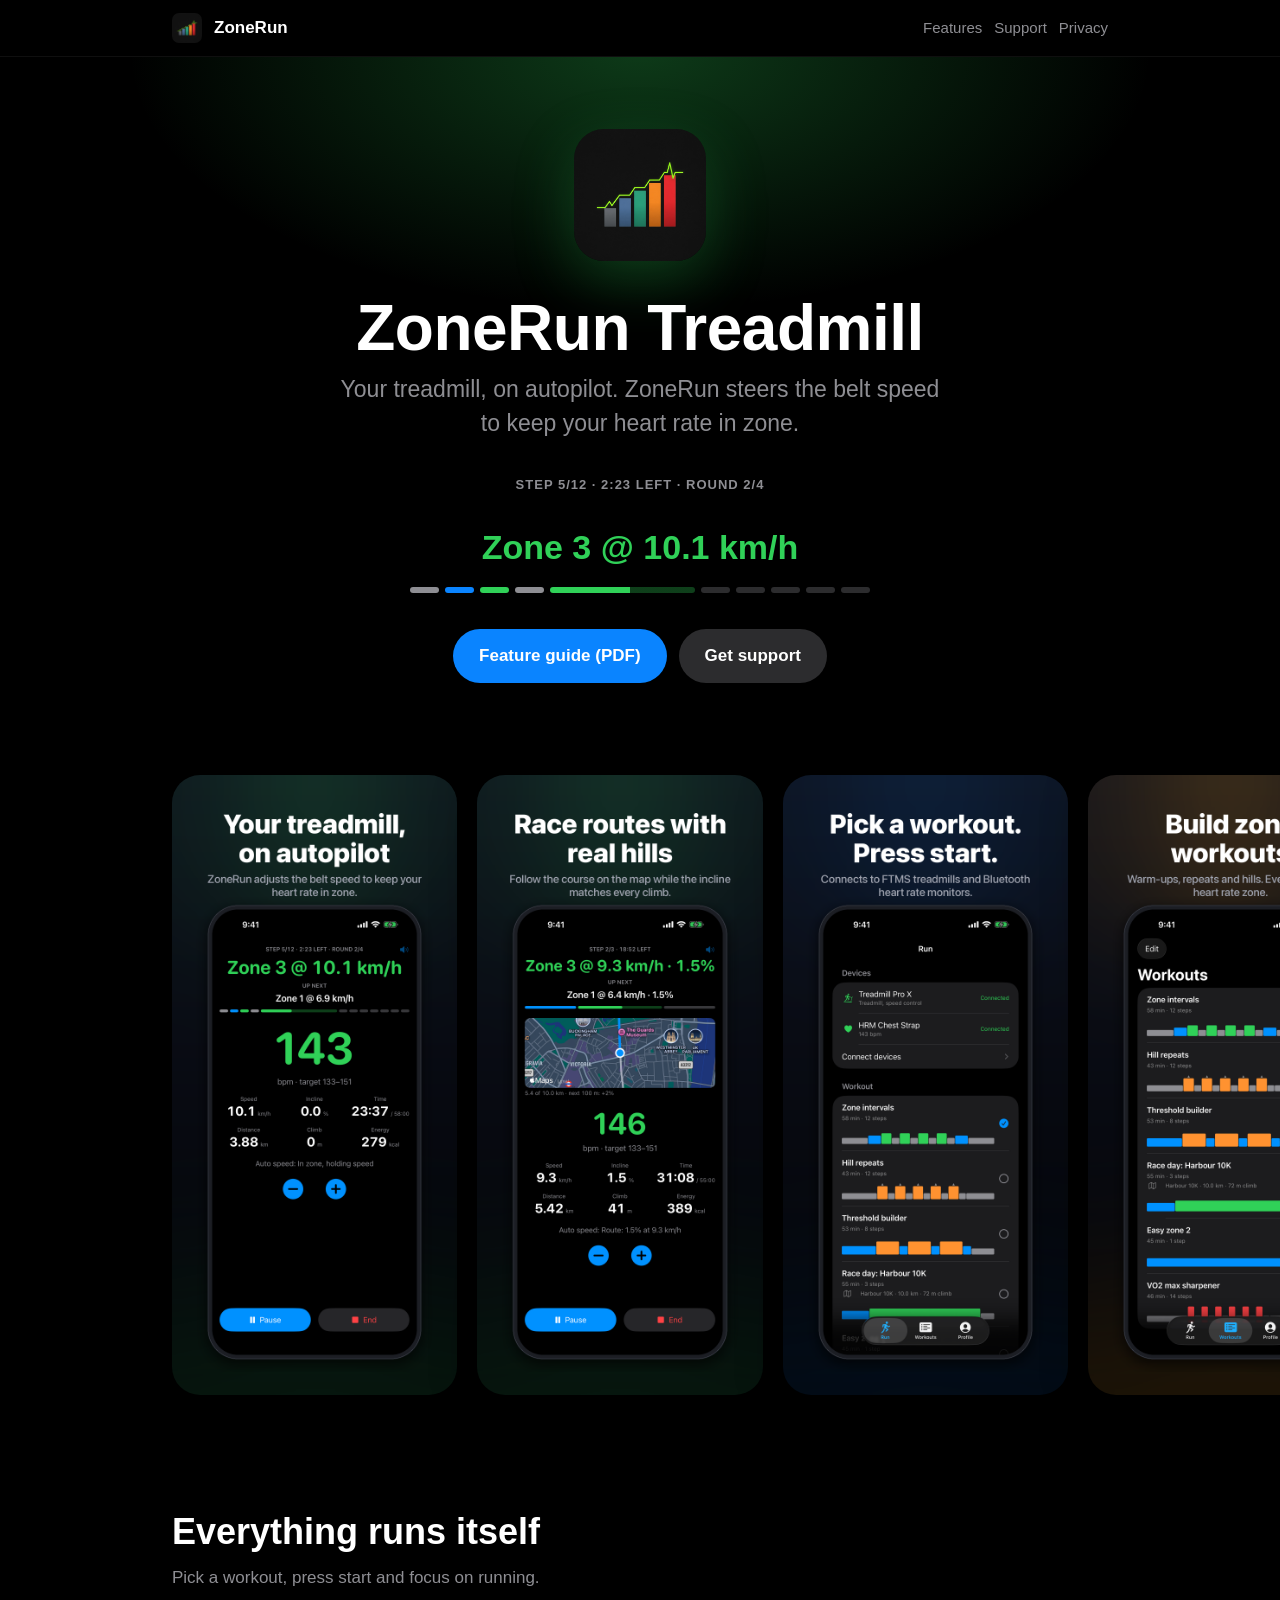
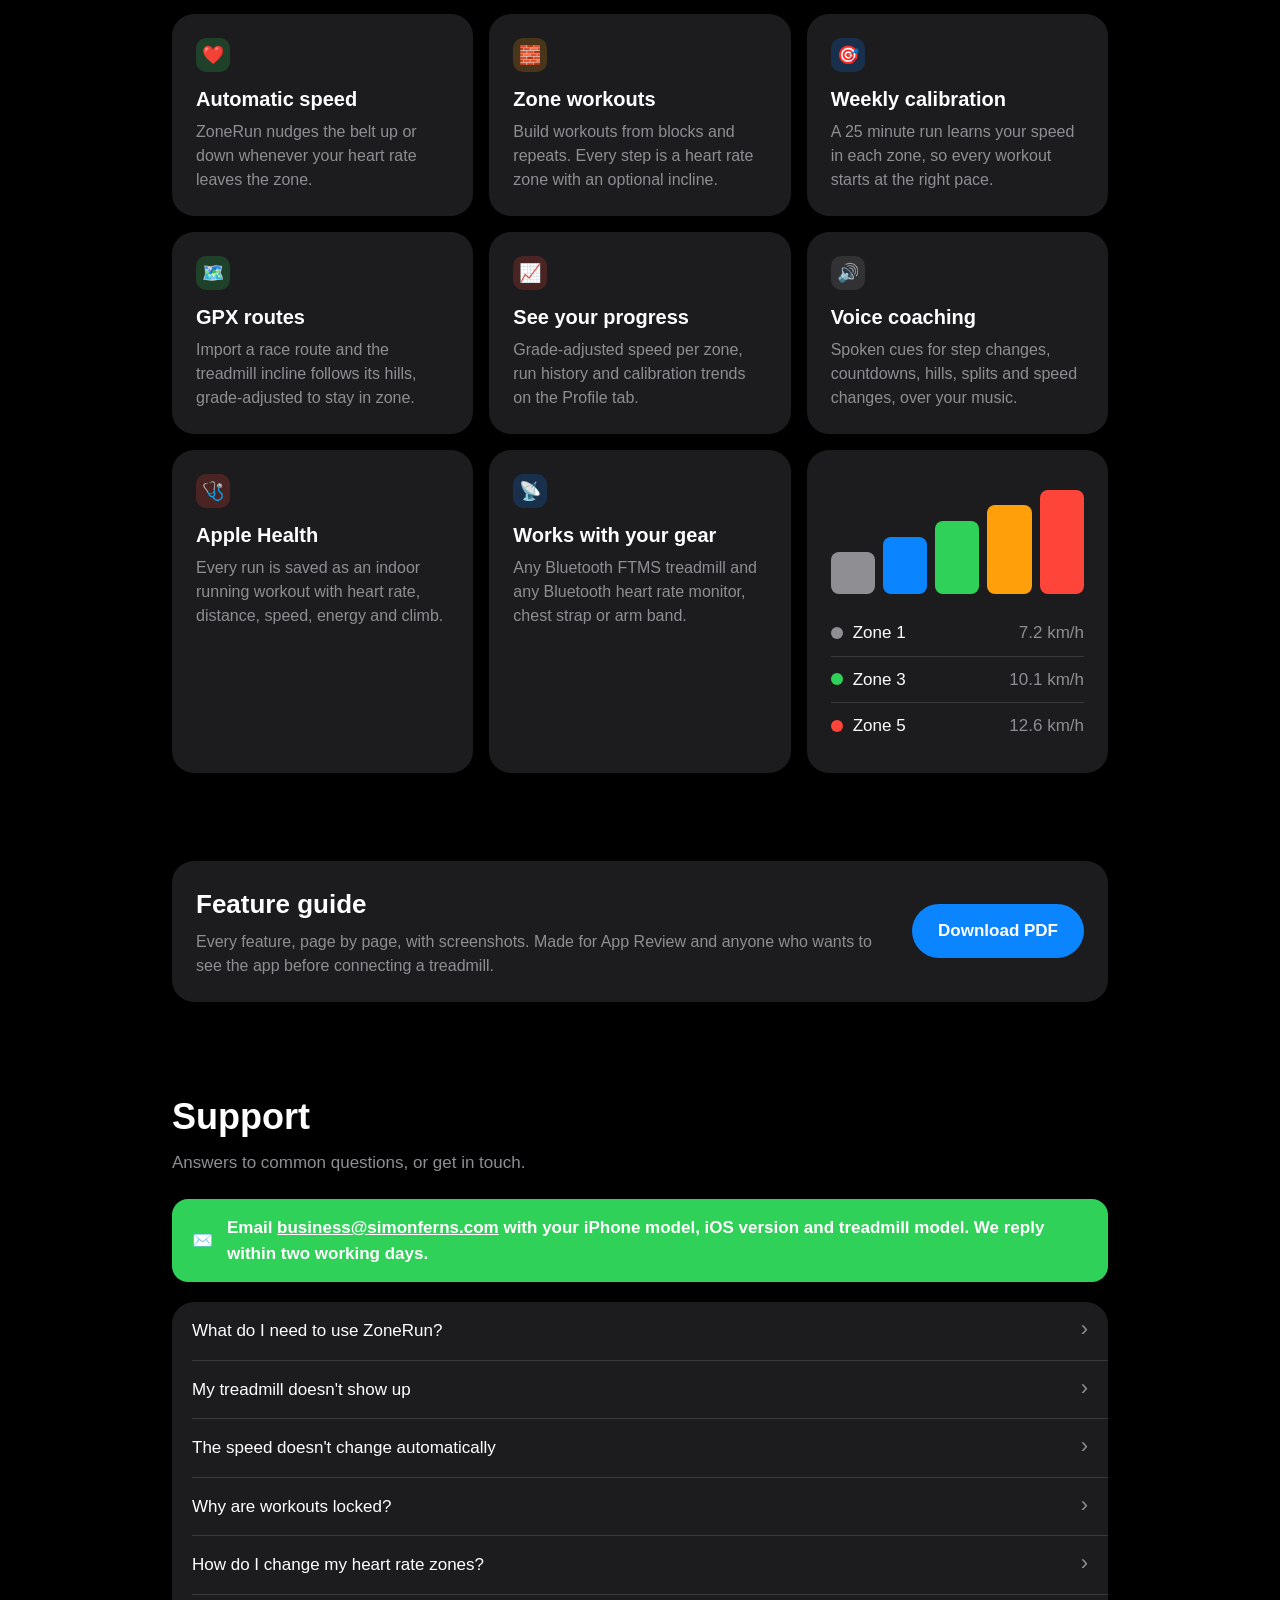
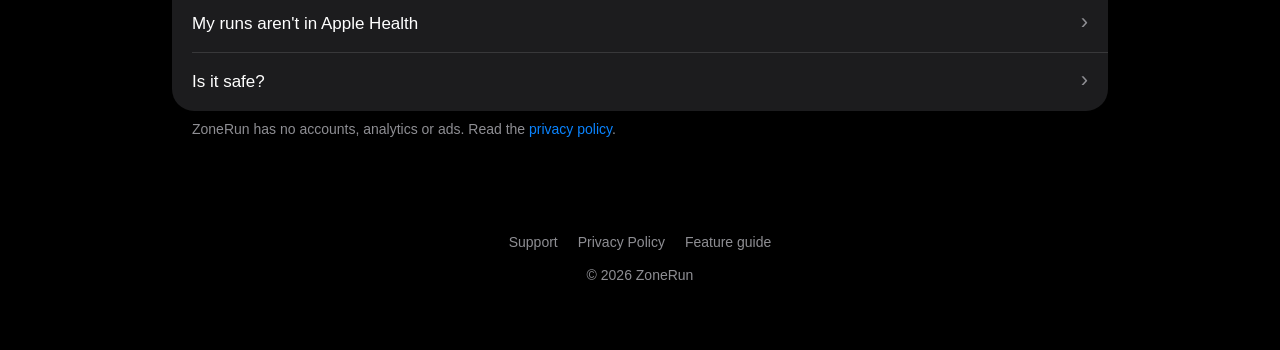
<file: index.html>
<!DOCTYPE html>
<html lang="en">
<head>
<meta charset="utf-8">
<meta name="viewport" content="width=device-width, initial-scale=1">
<title>ZoneRun Treadmill – Heart rate zone training for Bluetooth treadmills</title>
<meta name="description" content="ZoneRun steers your Bluetooth treadmill's speed to keep your heart rate in zone.">
<link rel="icon" href="icon.png">
<link rel="apple-touch-icon" href="icon.png">
<link rel="stylesheet" href="style.css">
</head>
<body>
<nav>
  <div class="wrap">
    <img src="icon.png" alt="">
    <span class="name rounded">ZoneRun</span>
    <a class="link" href="#features">Features</a>
    <a class="link" href="#support">Support</a>
    <a class="link" href="privacy.html">Privacy</a>
  </div>
</nav>

<header class="hero">
  <div class="wrap">
    <img class="icon" src="icon.png" alt="ZoneRun app icon">
    <h1>ZoneRun Treadmill</h1>
    <p class="tagline">Your treadmill, on autopilot. ZoneRun steers the belt speed to keep your heart rate in zone.</p>
    <div class="upnext" style="margin-top:34px">STEP 5/12 · 2:23 LEFT · ROUND 2/4</div>
    <div class="zone-line rounded">Zone 3 @ 10.1 km/h</div>
    <div class="steps">
      <span class="z1"></span><span class="z2"></span><span class="z3"></span><span class="z1"></span>
      <span class="active"></span><span></span><span></span><span></span><span></span><span></span>
    </div>
    <div class="buttons">
      <a class="btn" href="ZoneRun-App-Review.pdf">Feature guide (PDF)</a>
      <a class="btn secondary" href="#support">Get support</a>
    </div>
  </div>
</header>

<section>
  <div>
    <div class="gallery">
      <img src="screens/01-live.png" alt="Live run: your treadmill, on autopilot">
      <img src="screens/02-route.png" alt="Routes: race routes with real hills">
      <img src="screens/03-run.png" alt="Run tab: pick a workout, press start">
      <img src="screens/04-workouts.png" alt="Workouts: build zone workouts">
      <img src="screens/05-editor.png" alt="Editor: import any GPX route">
      <img src="screens/06-profile.png" alt="Profile: watch your speed climb">
      <img src="screens/07-calibration.png" alt="Weekly calibration">
    </div>
  </div>
</section>

<section id="features">
  <div class="wrap">
    <h2 class="section-title">Everything runs itself</h2>
    <p class="section-sub">Pick a workout, press start and focus on running.</p>
    <div class="grid">
      <div class="card"><div class="dot bg-z3">❤️</div><h3>Automatic speed</h3>
        <p>ZoneRun nudges the belt up or down whenever your heart rate leaves the zone.</p></div>
      <div class="card"><div class="dot bg-z4">🧱</div><h3>Zone workouts</h3>
        <p>Build workouts from blocks and repeats. Every step is a heart rate zone with an optional incline.</p></div>
      <div class="card"><div class="dot bg-z2">🎯</div><h3>Weekly calibration</h3>
        <p>A 25 minute run learns your speed in each zone, so every workout starts at the right pace.</p></div>
      <div class="card"><div class="dot bg-z3">🗺️</div><h3>GPX routes</h3>
        <p>Import a race route and the treadmill incline follows its hills, grade-adjusted to stay in zone.</p></div>
      <div class="card"><div class="dot bg-z5">📈</div><h3>See your progress</h3>
        <p>Grade-adjusted speed per zone, run history and calibration trends on the Profile tab.</p></div>
      <div class="card"><div class="dot bg-z1">🔊</div><h3>Voice coaching</h3>
        <p>Spoken cues for step changes, countdowns, hills, splits and speed changes, over your music.</p></div>
      <div class="card"><div class="dot bg-z5">🩺</div><h3>Apple Health</h3>
        <p>Every run is saved as an indoor running workout with heart rate, distance, speed, energy and climb.</p></div>
      <div class="card"><div class="dot bg-z2">📡</div><h3>Works with your gear</h3>
        <p>Any Bluetooth FTMS treadmill and any Bluetooth heart rate monitor, chest strap or arm band.</p></div>
      <div class="card">
        <div class="zones">
          <span style="height:35%;background:var(--z1)"></span><span style="height:48%;background:var(--z2)"></span>
          <span style="height:61%;background:var(--z3)"></span><span style="height:74%;background:var(--z4)"></span>
          <span style="height:87%;background:var(--z5)"></span>
        </div>
        <ul class="zone-rows">
          <li><i style="background:var(--z1)"></i><b>Zone 1</b><em>7.2 km/h</em></li>
          <li><i style="background:var(--z3)"></i><b>Zone 3</b><em>10.1 km/h</em></li>
          <li><i style="background:var(--z5)"></i><b>Zone 5</b><em>12.6 km/h</em></li>
        </ul>
      </div>
    </div>
  </div>
</section>

<section>
  <div class="wrap">
    <div class="card" style="display:flex;gap:24px;align-items:center;flex-wrap:wrap">
      <div style="flex:1;min-width:240px">
        <h2 class="section-title" style="font-size:26px">Feature guide</h2>
        <p style="color:var(--secondary);margin:0">Every feature, page by page, with screenshots. Made for App Review and
          anyone who wants to see the app before connecting a treadmill.</p>
      </div>
      <a class="btn" href="ZoneRun-App-Review.pdf">Download PDF</a>
    </div>
  </div>
</section>

<section id="support">
  <div class="wrap">
    <h2 class="section-title">Support</h2>
    <p class="section-sub">Answers to common questions, or get in touch.</p>
    <div class="banner">
      <span>✉️</span>
      <span>Email <a href="mailto:business@simonferns.com?subject=ZoneRun%20support">business@simonferns.com</a>
        with your iPhone model, iOS version and treadmill model. We reply within two working days.</span>
    </div>
    <div style="height:20px"></div>
    <div class="list">
      <details><summary>What do I need to use ZoneRun?</summary>
        <p>A treadmill that supports Bluetooth FTMS (Fitness Machine Service) and a Bluetooth heart rate monitor, such
          as a chest strap or arm band.</p></details>
      <details><summary>My treadmill doesn't show up</summary>
        <p>Make sure Bluetooth is on and the treadmill isn't connected to another app, such as the manufacturer's app,
          Zwift or Kinomap. Close those apps, then tap Scan on the Connect devices screen. Some treadmills only
          advertise Bluetooth while their console is awake.</p></details>
      <details><summary>The speed doesn't change automatically</summary>
        <p>Your treadmill must allow speed control over FTMS. ZoneRun shows "speed control" under the treadmill name
          when it does. Some treadmills need you to press start on the console before they accept speed changes.</p></details>
      <details><summary>Why are workouts locked?</summary>
        <p>ZoneRun needs one calibration run to learn your speed in each heart rate zone. Start it from the Run tab.
          It takes 25 minutes: 5 minutes in each zone.</p></details>
      <details><summary>How do I change my heart rate zones?</summary>
        <p>Go to Profile › Heart rate zones. Set your maximum heart rate to reset all zones, or adjust each zone on its
          own.</p></details>
      <details><summary>My runs aren't in Apple Health</summary>
        <p>Open Settings › Health › Data Access &amp; Devices › ZoneRun and turn on all categories.</p></details>
      <details><summary>Is it safe?</summary>
        <p>Your treadmill's stop button and safety key always take priority. If the belt stops, the safety key is
          pulled or the treadmill disconnects, ZoneRun stops controlling the speed until you resume.</p></details>
    </div>
    <p class="footnote">ZoneRun has no accounts, analytics or ads. Read the <a href="privacy.html">privacy policy</a>.</p>
  </div>
</section>

<footer>
  <a href="#support">Support</a><a href="privacy.html">Privacy Policy</a><a href="ZoneRun-App-Review.pdf">Feature guide</a>
  <div style="margin-top:12px">© 2026 ZoneRun</div>
</footer>
</body>
</html>
</file>
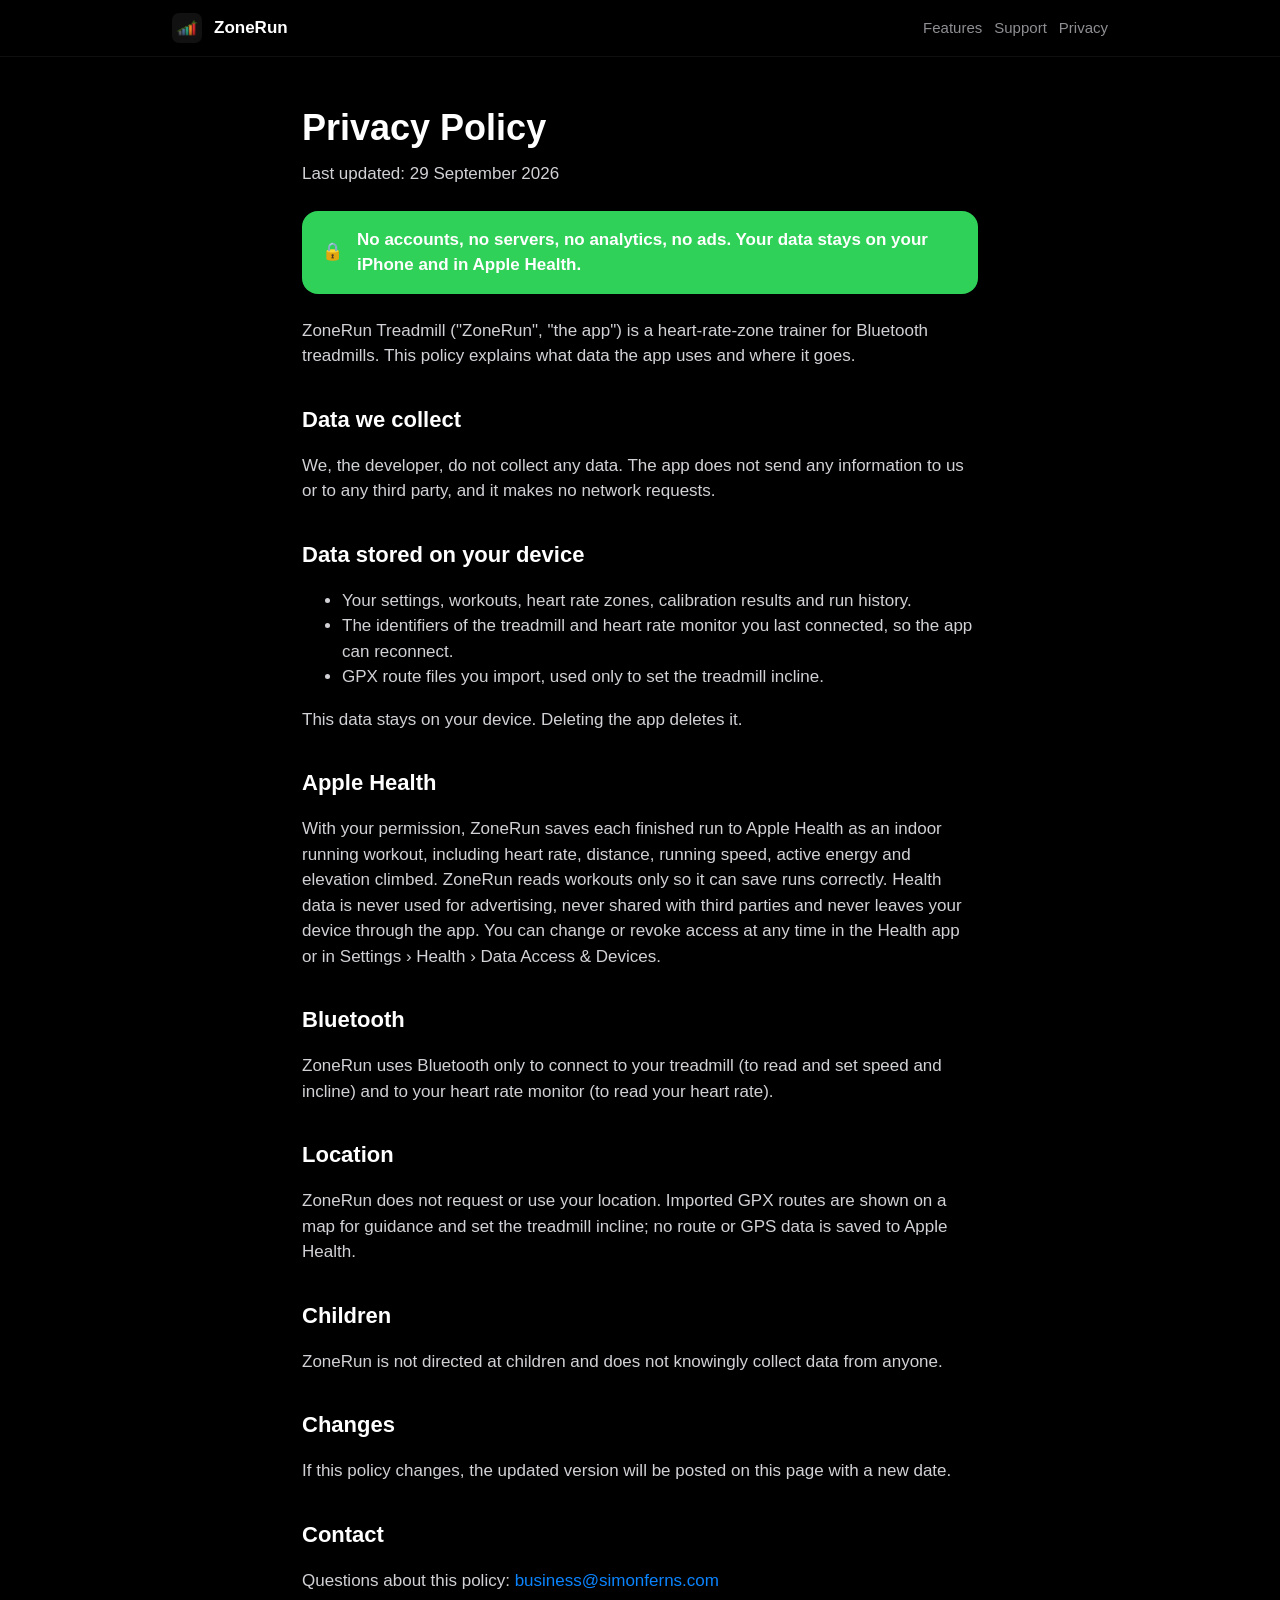
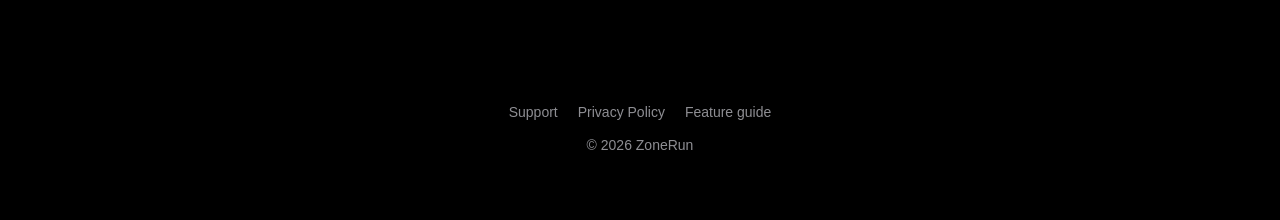
<file: privacy.html>
<!DOCTYPE html>
<html lang="en">
<head>
<meta charset="utf-8">
<meta name="viewport" content="width=device-width, initial-scale=1">
<title>ZoneRun Treadmill – Privacy Policy</title>
<link rel="icon" href="icon.png">
<link rel="stylesheet" href="style.css">
</head>
<body>
<nav>
  <div class="wrap">
    <img src="icon.png" alt="">
    <a class="name rounded" href="./">ZoneRun</a>
    <a class="link" href="./#features">Features</a>
    <a class="link" href="./#support">Support</a>
    <a class="link" href="privacy.html">Privacy</a>
  </div>
</nav>

<main class="wrap prose">
  <section>
    <h1 class="section-title">Privacy Policy</h1>
    <p class="section-sub">Last updated: 29 September 2026</p>

    <div class="banner">
      <span>🔒</span>
      <span>No accounts, no servers, no analytics, no ads. Your data stays on your iPhone and in Apple Health.</span>
    </div>

    <p style="margin-top:24px">ZoneRun Treadmill ("ZoneRun", "the app") is a heart-rate-zone trainer for Bluetooth
      treadmills. This policy explains what data the app uses and where it goes.</p>

    <h2>Data we collect</h2>
    <p>We, the developer, do not collect any data. The app does not send any information to us or to any third party,
      and it makes no network requests.</p>

    <h2>Data stored on your device</h2>
    <ul>
      <li>Your settings, workouts, heart rate zones, calibration results and run history.</li>
      <li>The identifiers of the treadmill and heart rate monitor you last connected, so the app can reconnect.</li>
      <li>GPX route files you import, used only to set the treadmill incline.</li>
    </ul>
    <p>This data stays on your device. Deleting the app deletes it.</p>

    <h2>Apple Health</h2>
    <p>With your permission, ZoneRun saves each finished run to Apple Health as an indoor running workout, including
      heart rate, distance, running speed, active energy and elevation climbed. ZoneRun reads workouts only so it can
      save runs correctly. Health data is never used for advertising, never shared with third parties and never leaves
      your device through the app. You can change or revoke access at any time in the Health app or in
      Settings › Health › Data Access &amp; Devices.</p>

    <h2>Bluetooth</h2>
    <p>ZoneRun uses Bluetooth only to connect to your treadmill (to read and set speed and incline) and to your heart
      rate monitor (to read your heart rate).</p>

    <h2>Location</h2>
    <p>ZoneRun does not request or use your location. Imported GPX routes are shown on a map for guidance and set the
      treadmill incline; no route or GPS data is saved to Apple Health.</p>

    <h2>Children</h2>
    <p>ZoneRun is not directed at children and does not knowingly collect data from anyone.</p>

    <h2>Changes</h2>
    <p>If this policy changes, the updated version will be posted on this page with a new date.</p>

    <h2>Contact</h2>
    <p>Questions about this policy: <a href="mailto:business@simonferns.com">business@simonferns.com</a></p>
  </section>
</main>

<footer>
  <a href="./#support">Support</a><a href="privacy.html">Privacy Policy</a><a href="ZoneRun-App-Review.pdf">Feature guide</a>
  <div style="margin-top:12px">© 2026 ZoneRun</div>
</footer>
</body>
</html>
</file>
<file: style.css>
:root {
  --bg: #000;
  --card: #1c1c1e;
  --card-2: #2c2c2e;
  --separator: #38383a;
  --text: #fff;
  --secondary: #8e8e93;
  --blue: #0a84ff;
  --z1: #8e8e93;
  --z2: #0a84ff;
  --z3: #30d158;
  --z4: #ff9f0a;
  --z5: #ff453a;
  --radius: 22px;
  color-scheme: dark;
}

* { box-sizing: border-box; }

body {
  margin: 0;
  background: var(--bg);
  color: var(--text);
  font: 17px/1.5 -apple-system, BlinkMacSystemFont, "SF Pro Text", "Segoe UI", sans-serif;
  -webkit-font-smoothing: antialiased;
}

h1, h2, h3, .rounded { font-family: ui-rounded, "SF Pro Rounded", -apple-system, sans-serif; }

a { color: var(--blue); text-decoration: none; }
a:hover { text-decoration: underline; }

.wrap { max-width: 980px; margin: 0 auto; padding: 0 22px; }

/* Nav */
nav { position: sticky; top: 0; z-index: 10; backdrop-filter: blur(20px); -webkit-backdrop-filter: blur(20px);
      background: rgba(0, 0, 0, 0.72); border-bottom: 1px solid rgba(255, 255, 255, 0.06); }
nav .wrap { display: flex; align-items: center; gap: 12px; height: 56px; }
nav img { width: 30px; height: 30px; border-radius: 7px; }
nav .name { font-weight: 700; color: var(--text); margin-right: auto; }
nav a.link { color: var(--secondary); font-size: 15px; }
nav a.link:hover { color: var(--text); text-decoration: none; }

/* Hero */
.hero { text-align: center; padding: 72px 0 40px; position: relative; overflow: hidden; }
.hero::before { content: ""; position: absolute; inset: -40% 10% auto; height: 520px; z-index: -1;
                background: radial-gradient(closest-side, rgba(48, 209, 88, 0.28), transparent); }
.hero .icon { width: 132px; height: 132px; border-radius: 30px; box-shadow: 0 20px 60px rgba(48, 209, 88, 0.25); }
.hero h1 { font-size: clamp(40px, 7vw, 64px); line-height: 1.05; margin: 26px 0 10px; letter-spacing: -0.5px; }
.hero .tagline { font-size: clamp(19px, 2.6vw, 23px); color: var(--secondary); max-width: 620px; margin: 0 auto; }
.zone-line { font-size: clamp(24px, 4vw, 34px); font-weight: 800; color: var(--z3); margin: 28px 0 4px; }
.upnext { font-size: 13px; letter-spacing: 1px; color: var(--secondary); font-weight: 600; }

/* Step progress bar like the live screen */
.steps { display: flex; gap: 6px; max-width: 460px; margin: 14px auto 0; }
.steps span { height: 6px; border-radius: 3px; flex: 1; background: var(--card-2); }
.steps .z1 { background: var(--z1); } .steps .z2 { background: var(--z2); }
.steps .z3 { background: var(--z3); } .steps .z4 { background: var(--z4); } .steps .z5 { background: var(--z5); }
.steps .active { flex: 5; background: linear-gradient(90deg, var(--z3) 55%, rgba(48, 209, 88, 0.3) 55%); }

.buttons { display: flex; gap: 12px; justify-content: center; flex-wrap: wrap; margin-top: 36px; }
.btn { display: inline-flex; align-items: center; gap: 8px; padding: 14px 26px; border-radius: 999px;
       font-weight: 600; font-size: 17px; background: var(--blue); color: #fff; }
.btn.secondary { background: var(--card-2); color: var(--text); }
.btn:hover { text-decoration: none; filter: brightness(1.1); }

/* Sections */
section { padding: 44px 0; }
.section-title { font-size: clamp(28px, 4vw, 36px); margin: 0 0 6px; }
.section-sub { color: var(--secondary); margin: 0 0 24px; }

/* Screenshot gallery */
.gallery { display: flex; gap: 20px; overflow-x: auto; scroll-snap-type: x mandatory; scrollbar-width: none;
           padding: 8px max(22px, calc((100vw - 936px) / 2)) 22px;
           scroll-padding: 0 max(22px, calc((100vw - 936px) / 2)); }
.gallery::-webkit-scrollbar { display: none; }
.gallery img { height: min(620px, 78vh); border-radius: 28px; scroll-snap-align: center; flex: none;
               box-shadow: 0 10px 40px rgba(0, 0, 0, 0.6); }

/* Feature cards */
.grid { display: grid; grid-template-columns: repeat(auto-fit, minmax(270px, 1fr)); gap: 16px; }
.card { background: var(--card); border-radius: var(--radius); padding: 24px; }
.card h3 { margin: 12px 0 6px; font-size: 20px; }
.card p { margin: 0; color: var(--secondary); font-size: 16px; }
.dot { width: 34px; height: 34px; border-radius: 10px; display: grid; place-items: center; font-size: 18px; }
.bg-z1 { background: rgba(142, 142, 147, 0.2); } .bg-z2 { background: rgba(10, 132, 255, 0.2); }
.bg-z3 { background: rgba(48, 209, 88, 0.2); } .bg-z4 { background: rgba(255, 159, 10, 0.2); }
.bg-z5 { background: rgba(255, 69, 58, 0.2); }

/* Zone chart like the calibration card */
.zones { display: grid; grid-template-columns: repeat(5, 1fr); gap: 8px; align-items: end; height: 120px; margin-bottom: 16px; }
.zones span { border-radius: 8px; }
.zone-rows { margin: 0; padding: 0; list-style: none; }
.zone-rows li { display: flex; align-items: center; gap: 10px; padding: 10px 0; border-top: 1px solid var(--separator); }
.zone-rows li:first-child { border-top: 0; }
.zone-rows i { width: 12px; height: 12px; border-radius: 50%; }
.zone-rows b { font-weight: 500; }
.zone-rows em { margin-left: auto; font-style: normal; color: var(--secondary); }

/* Inset grouped list (FAQ) */
.list { background: var(--card); border-radius: var(--radius); overflow: hidden; }
.list details { border-top: 1px solid var(--separator); margin-left: 20px; }
.list details:first-child { border-top: 0; }
.list summary { cursor: pointer; list-style: none; padding: 16px 20px 16px 0; font-weight: 500;
                display: flex; justify-content: space-between; gap: 16px; }
.list summary::-webkit-details-marker { display: none; }
.list summary::after { content: "›"; color: var(--secondary); font-size: 22px; line-height: 1; transition: transform .2s; }
.list details[open] summary::after { transform: rotate(90deg); }
.list details p { margin: 0 20px 16px 0; color: var(--secondary); }
.footnote { color: var(--secondary); font-size: 14px; margin: 8px 20px 0; }

/* Banner, like the in-app status banners */
.banner { display: flex; gap: 14px; align-items: center; background: var(--z3); color: #fff; border-radius: 16px;
          padding: 16px 20px; font-weight: 600; }
.banner a { color: #fff; text-decoration: underline; }

/* Prose pages */
.prose { max-width: 720px; }
.prose h2 { font-size: 22px; margin: 34px 0 8px; }
.prose p, .prose li { color: #d1d1d6; }
.prose .card { margin: 16px 0; }

footer { color: var(--secondary); font-size: 14px; text-align: center; padding: 48px 0 64px; }
footer a { color: var(--secondary); margin: 0 10px; }
</file>
